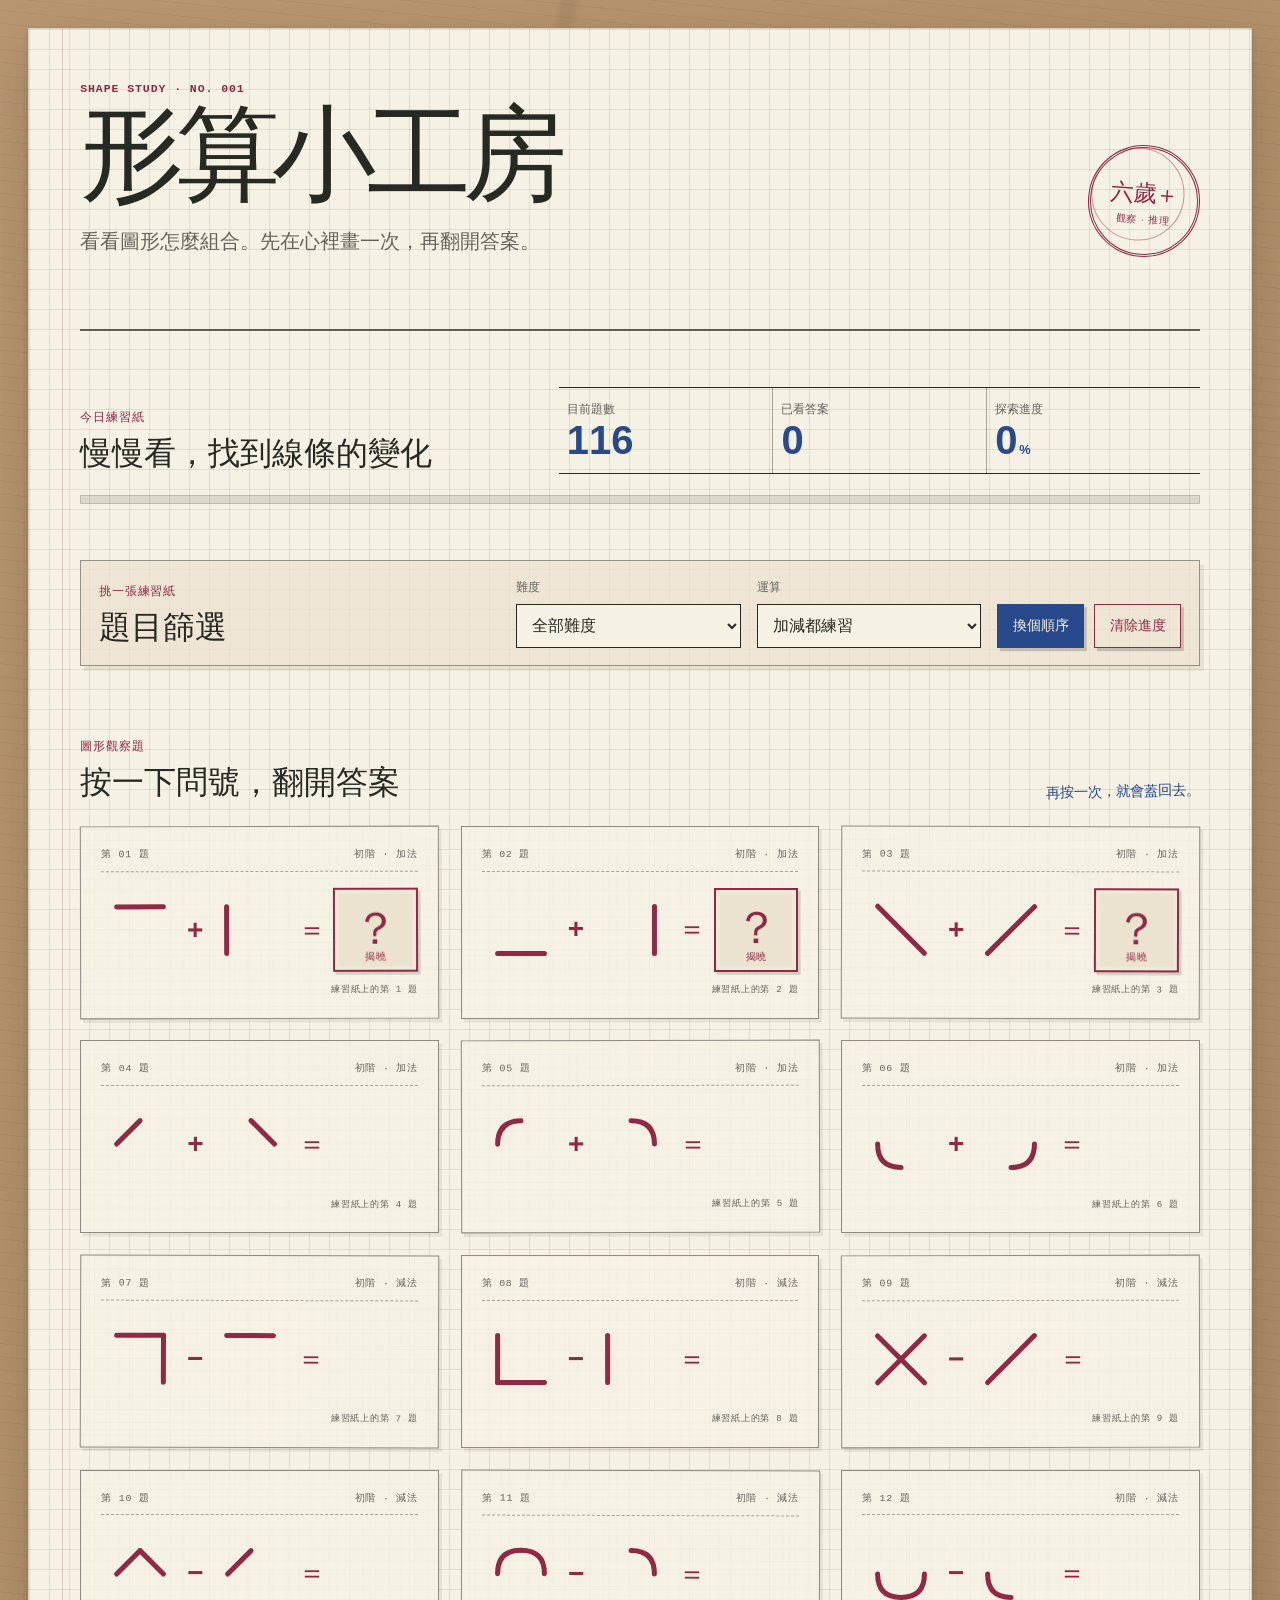
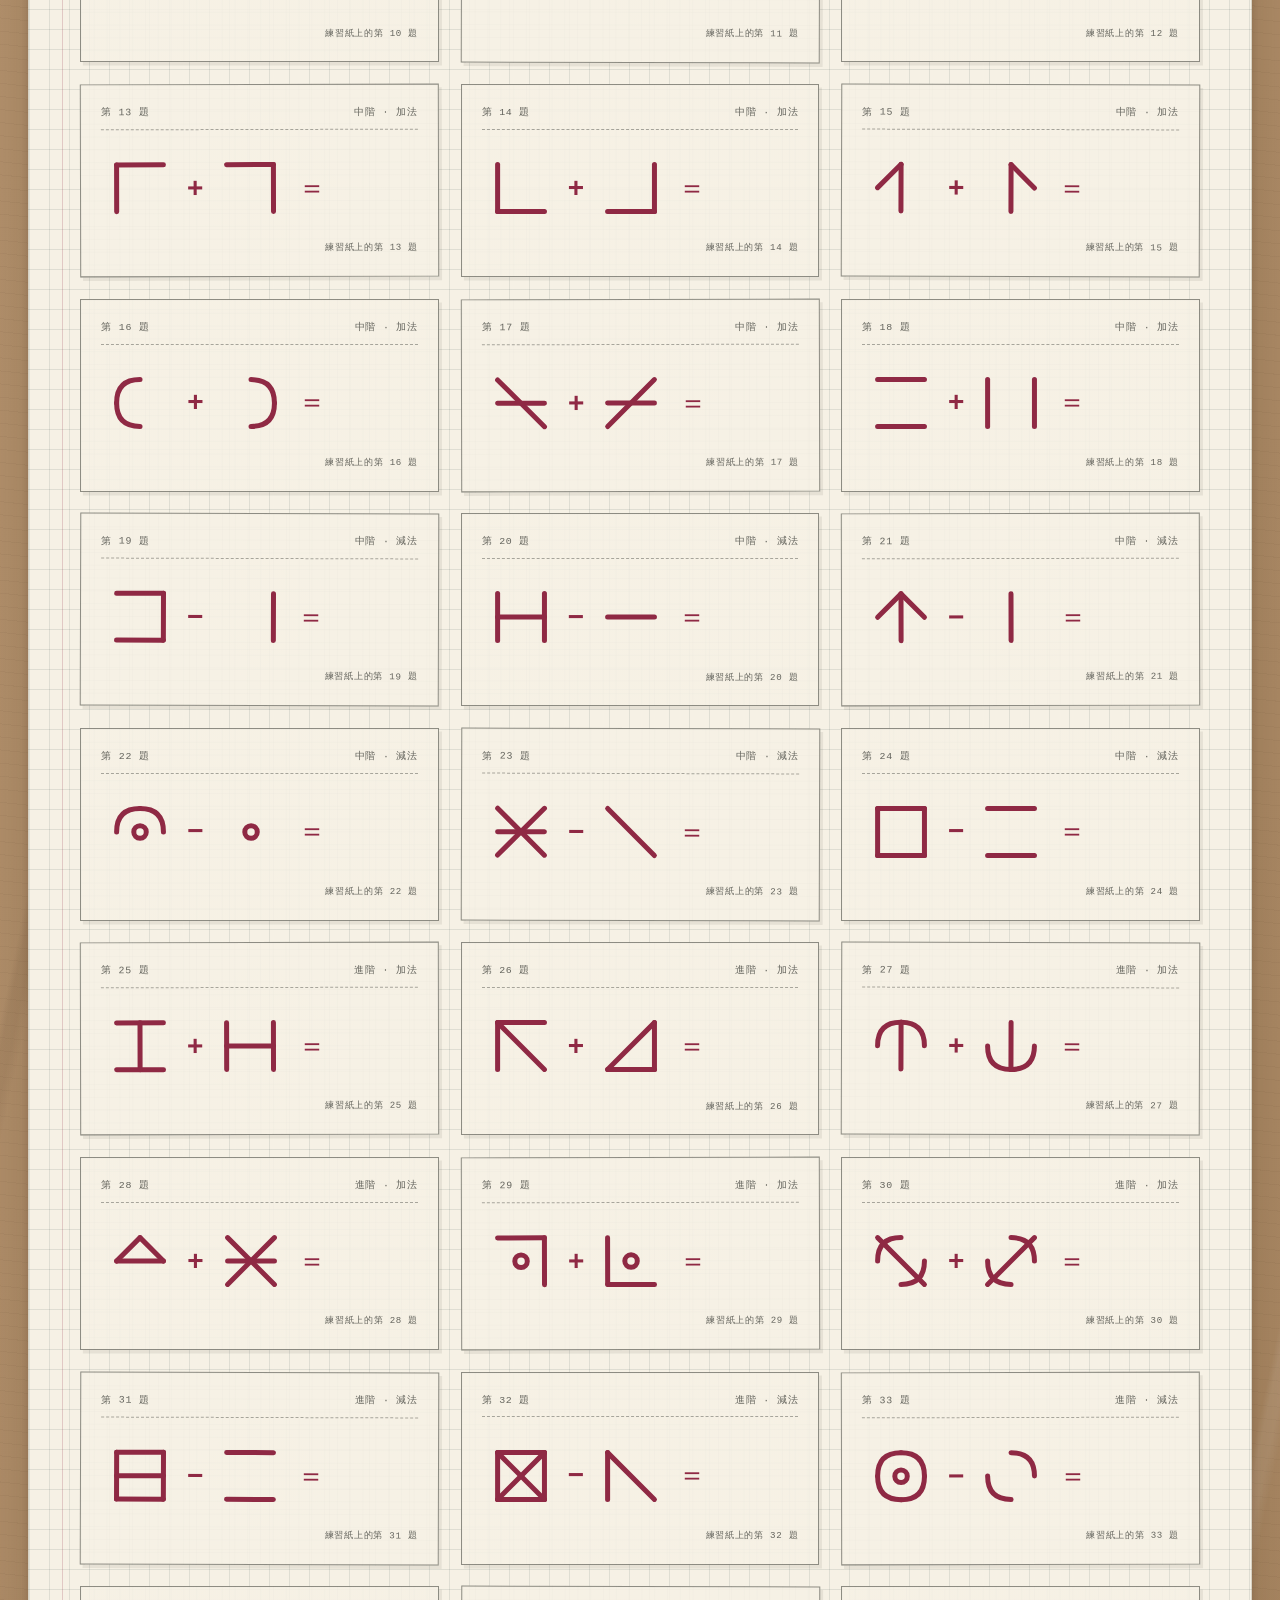
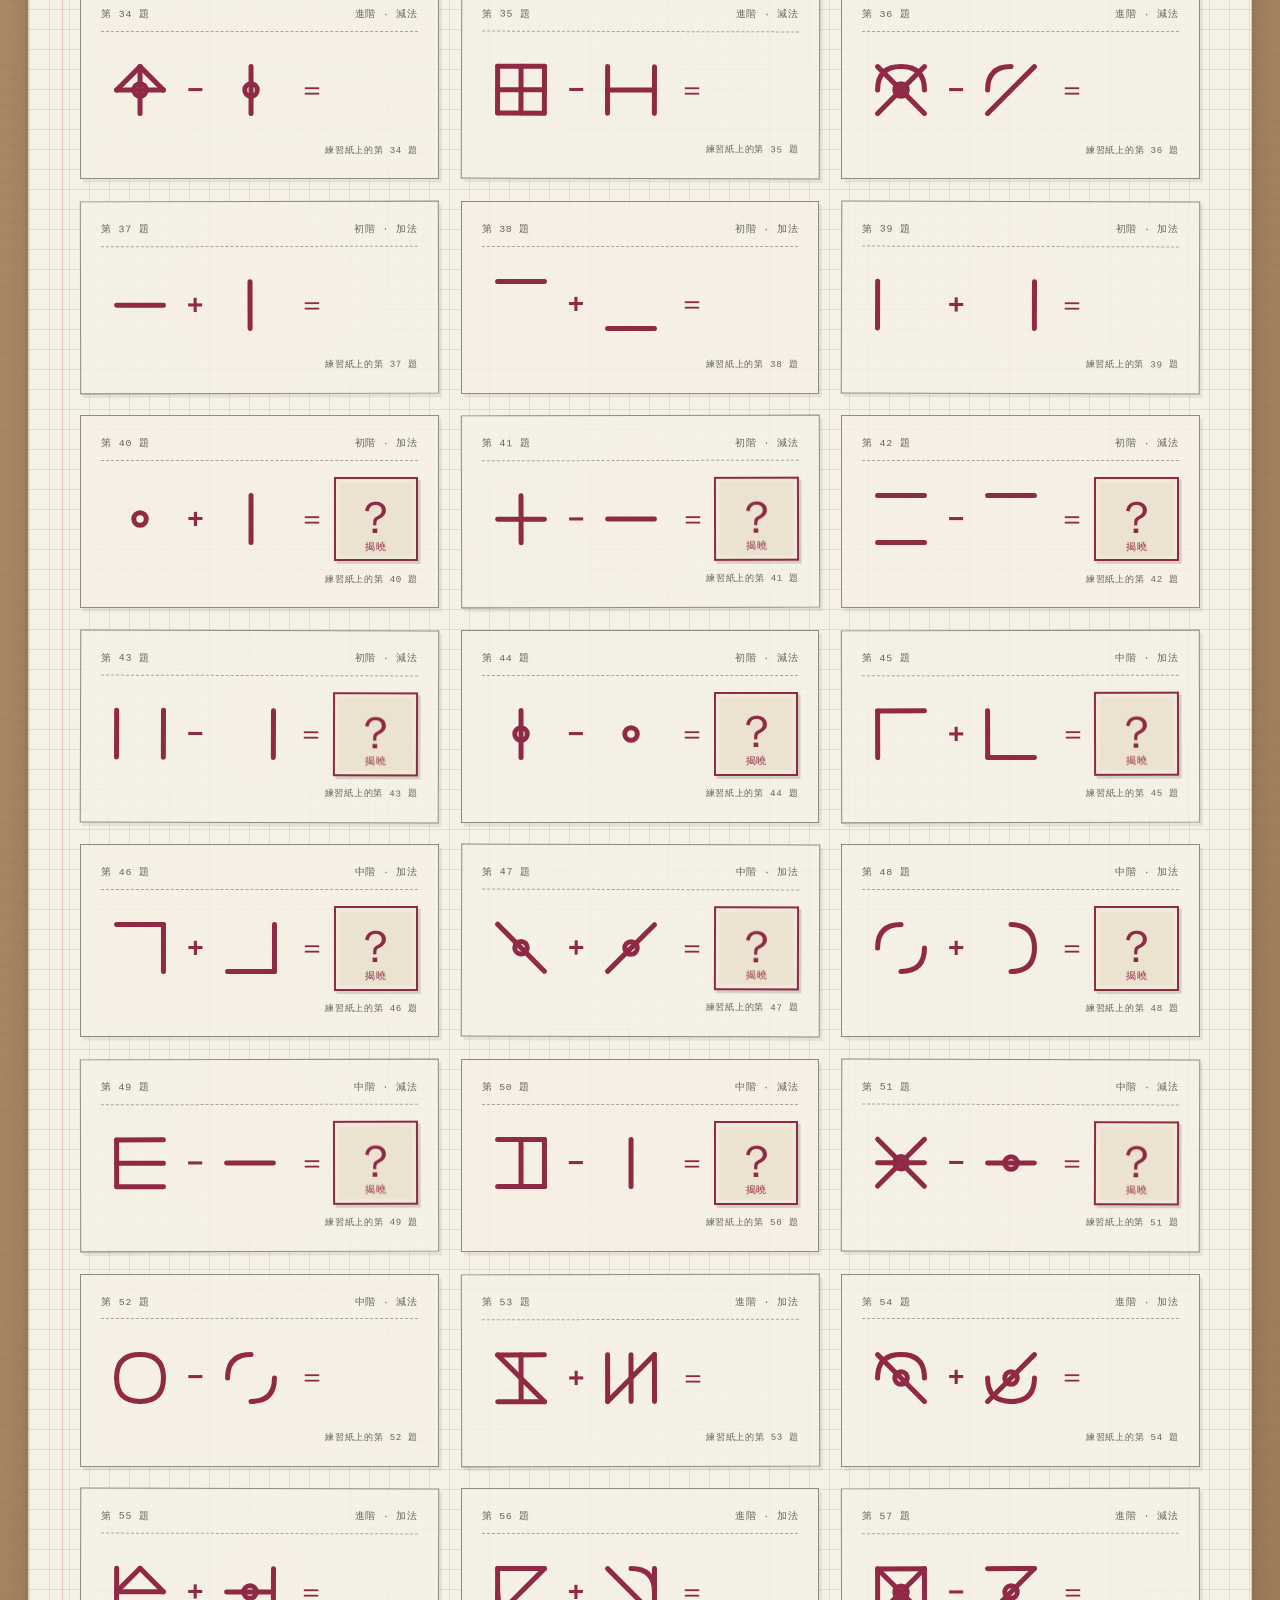
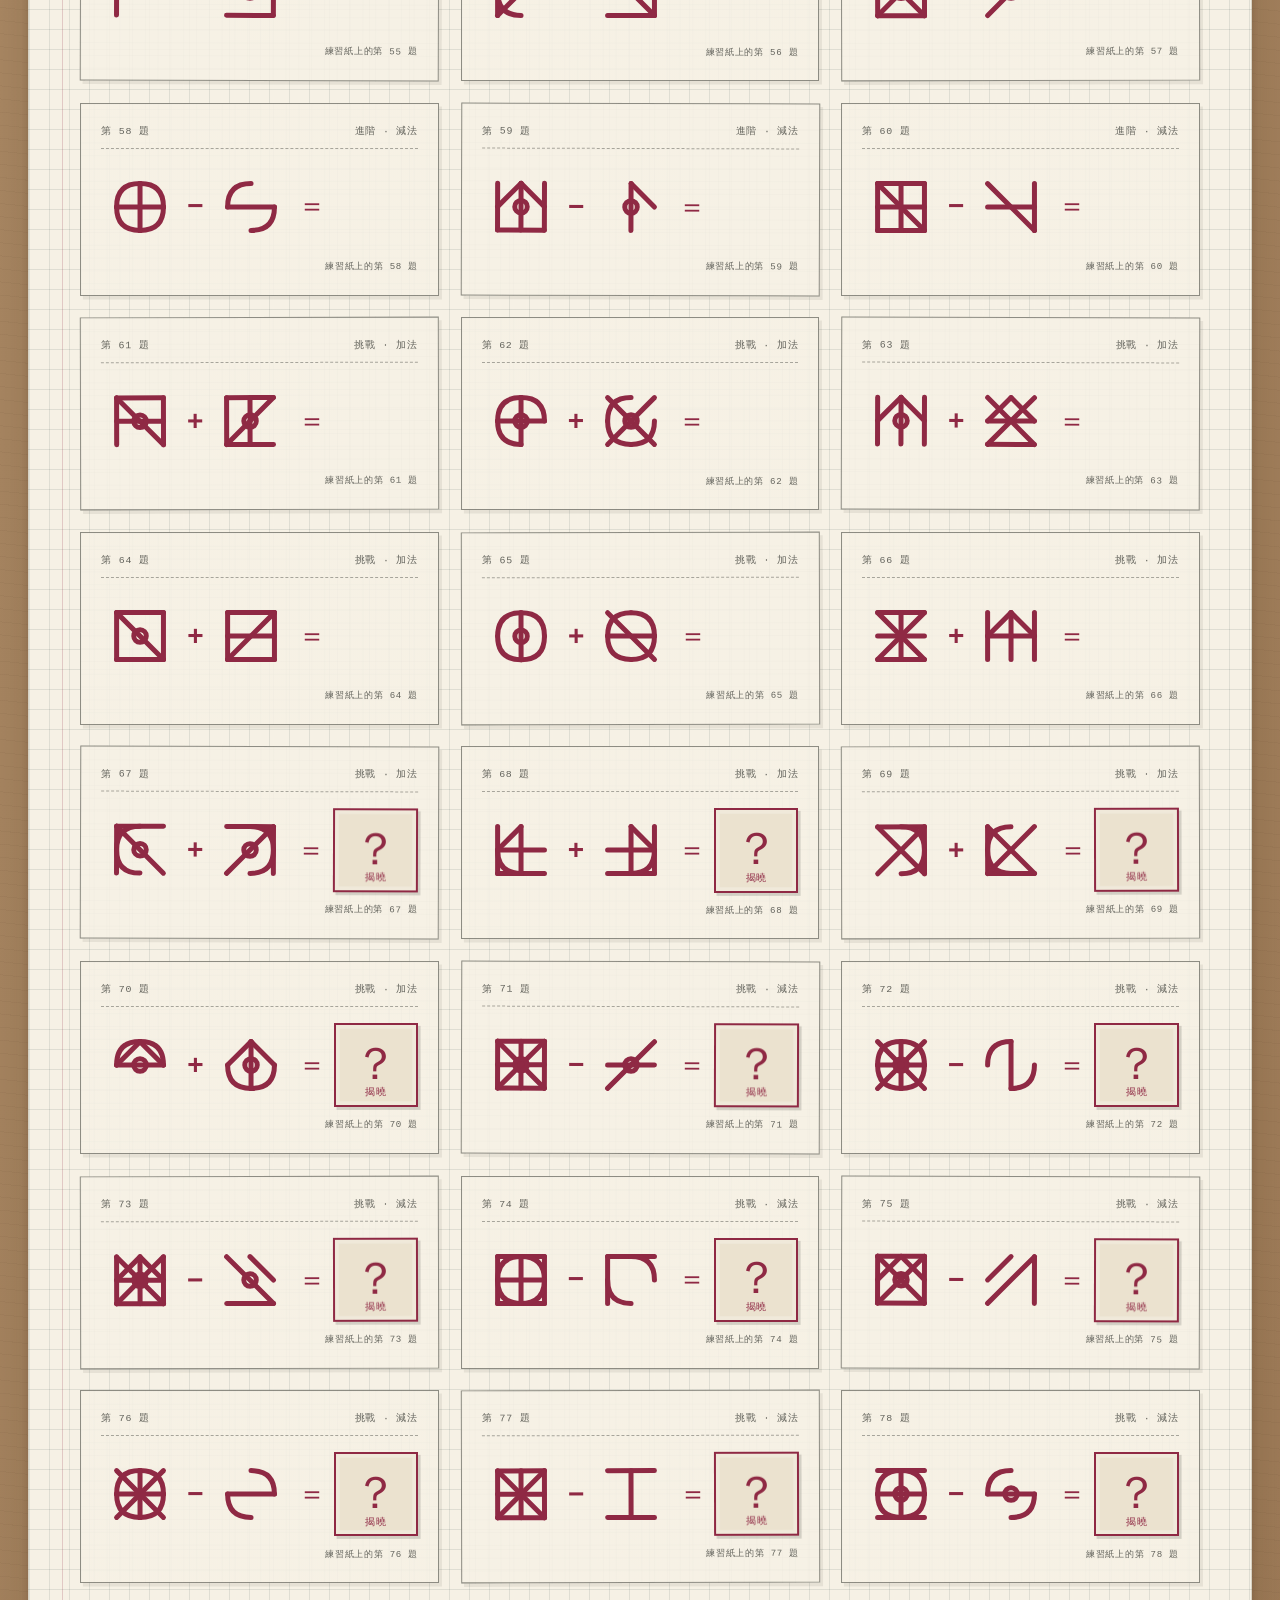
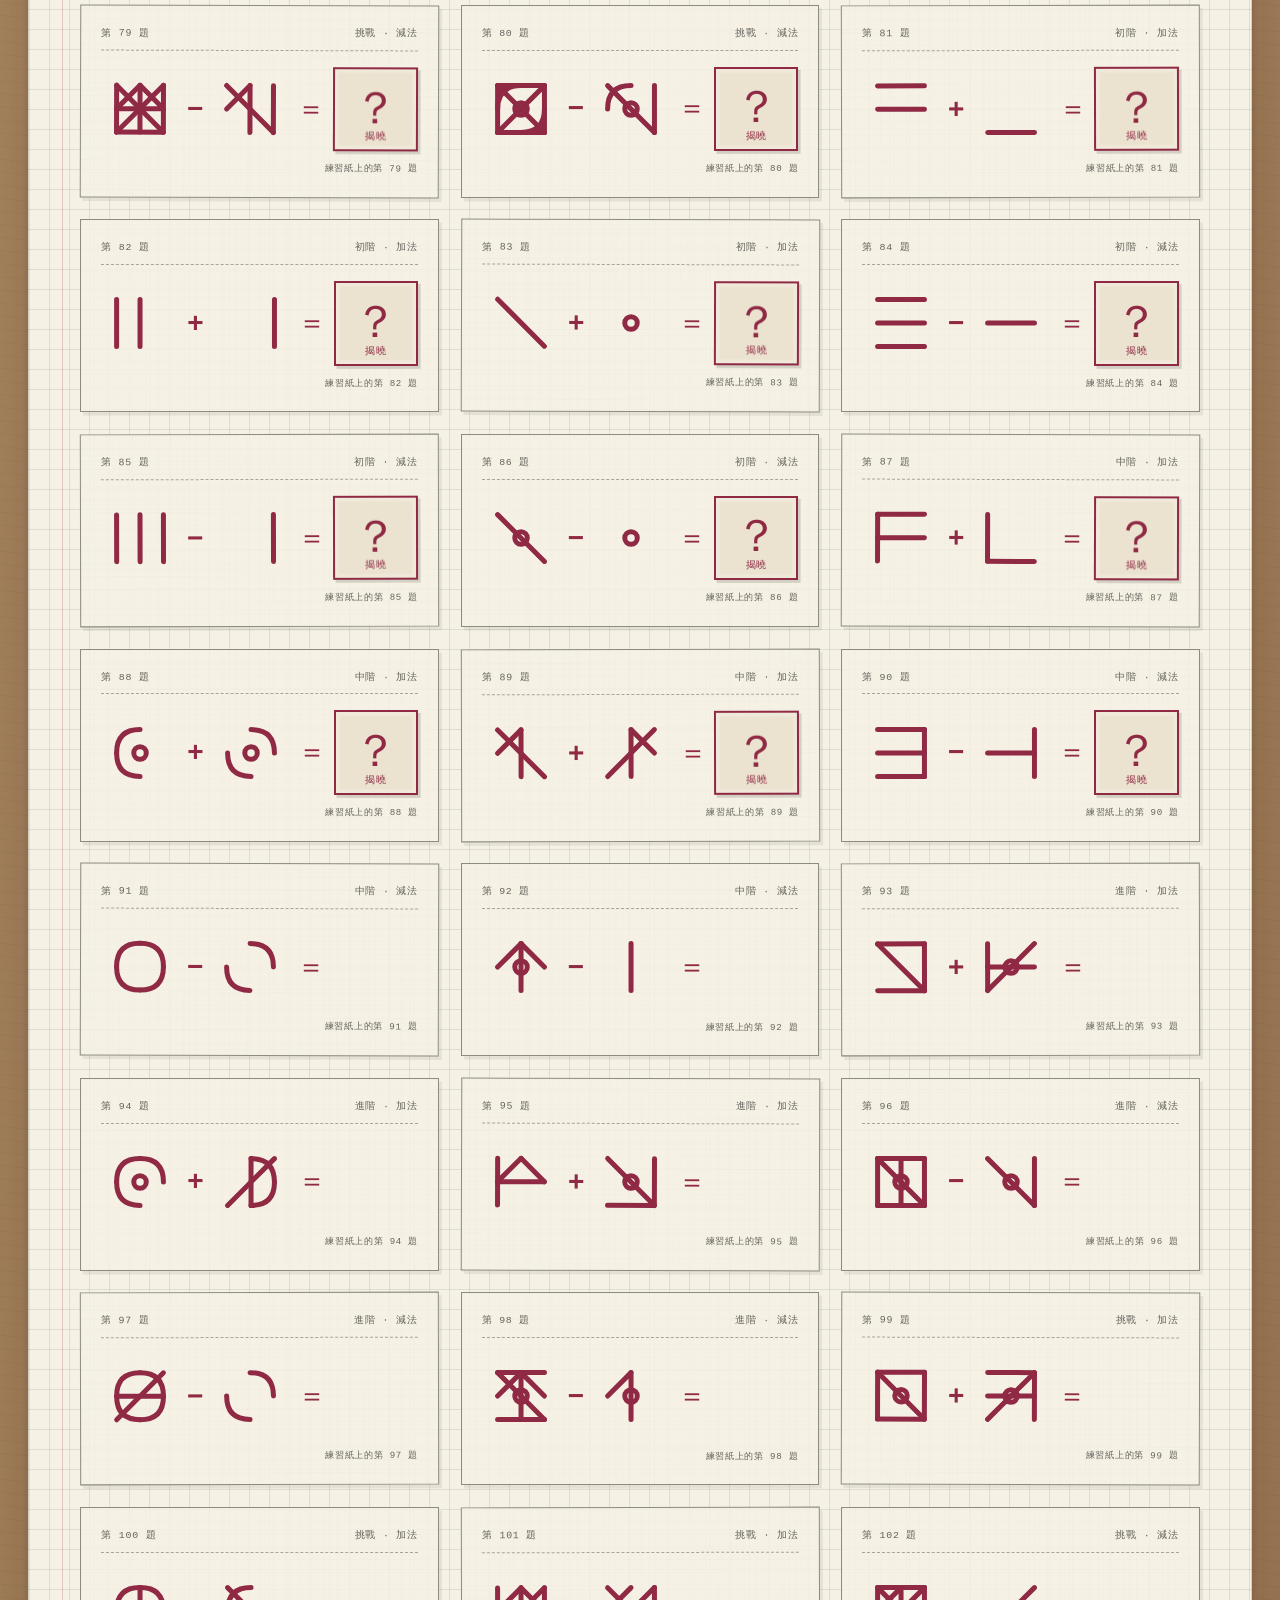
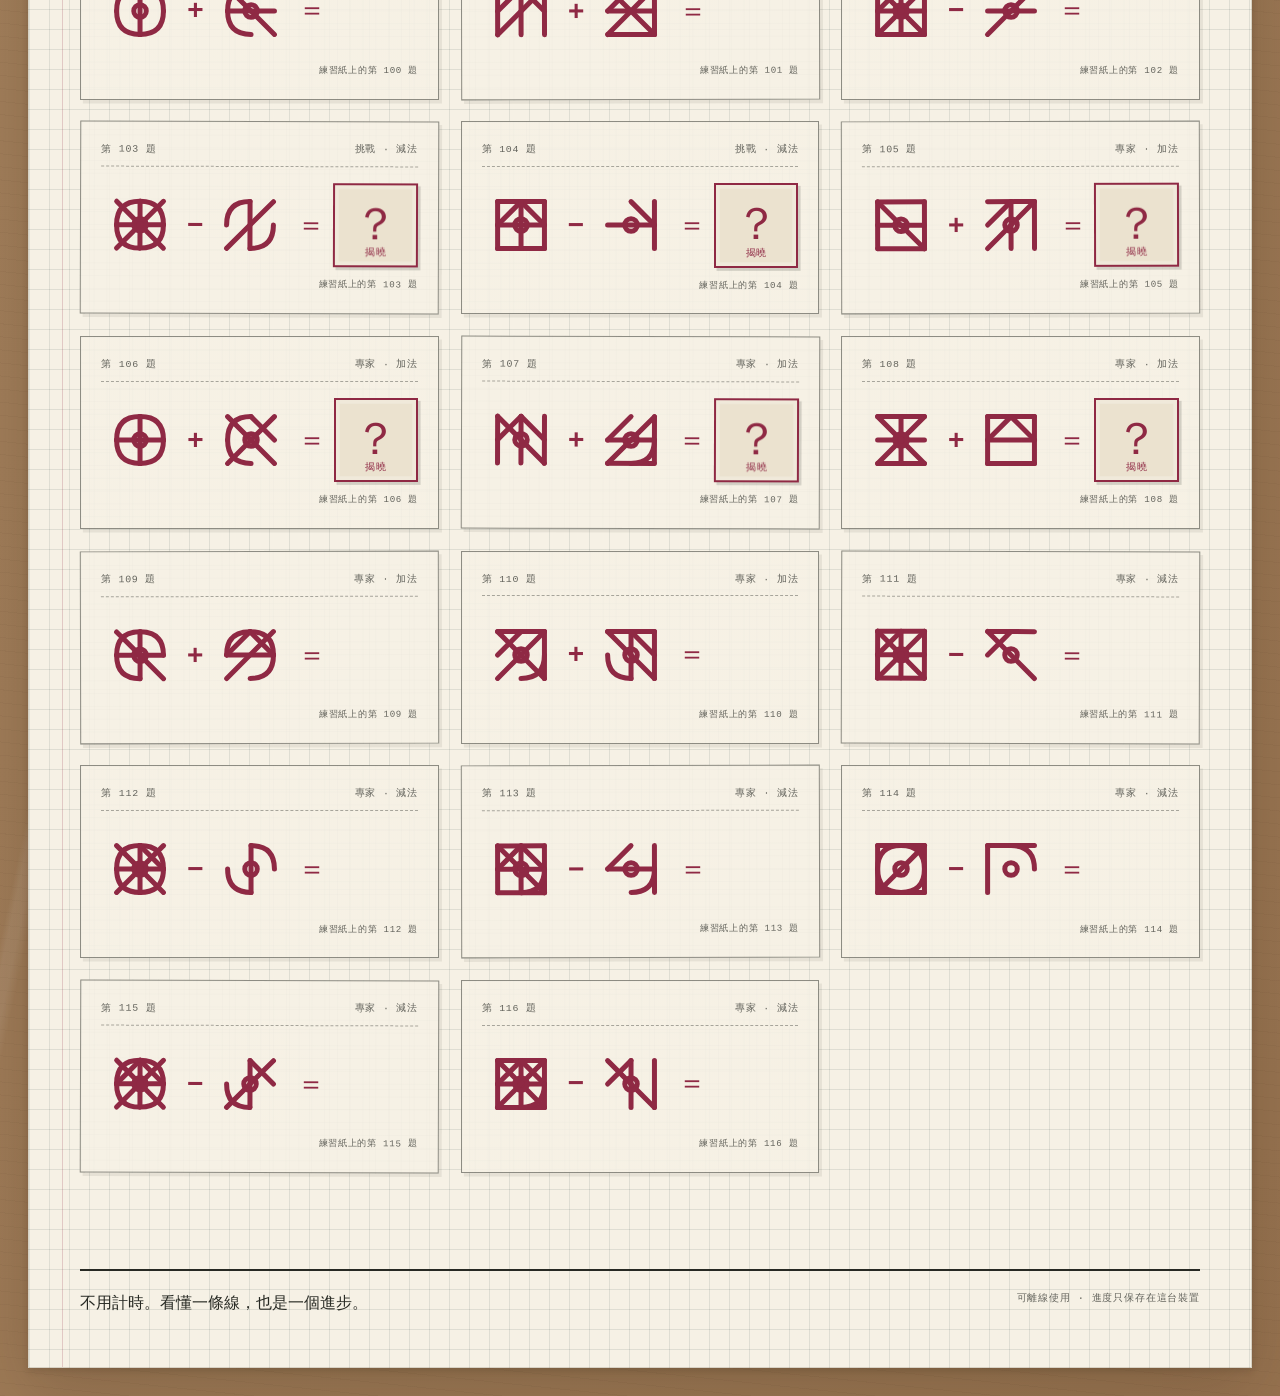
<file: index.html>
<!doctype html>
<html lang="zh-Hant">
  <head>
    <meta charset="utf-8" />
    <meta name="viewport" content="width=device-width, initial-scale=1" />
    <meta
      name="description"
      content="形算小工房是為孩子設計的圖形加減翻牌題庫，直接觀察、推理，再揭曉答案。"
    />
    <meta name="theme-color" content="#f6f1e5" />
    <title>形算小工房｜兒童圖形運算題庫</title>
    <link rel="stylesheet" href="css/styles.css" />
  </head>
  <body>
    <a class="skip-link" href="#main-content">跳到主要內容</a>

    <div class="desk">
      <main class="paper-sheet" id="main-content" tabindex="-1">
        <header class="masthead">
          <div class="masthead__copy">
            <p class="eyebrow">SHAPE STUDY · NO. 001</p>
            <h1>形算小工房</h1>
            <p class="masthead__lead">
              看看圖形怎麼組合。先在心裡畫一次，再翻開答案。
            </p>
          </div>
          <div class="maker-mark" aria-label="適合六歲以上">
            <span>六歲＋</span>
            <small>觀察 · 推理</small>
          </div>
        </header>

        <section class="study-status" aria-labelledby="status-heading">
          <div>
            <p class="section-kicker">今日練習紙</p>
            <h2 id="status-heading">慢慢看，找到線條的變化</h2>
          </div>
          <dl class="status-list">
            <div>
              <dt>目前題數</dt>
              <dd id="visible-count">0</dd>
            </div>
            <div>
              <dt>已看答案</dt>
              <dd id="explored-count">0</dd>
            </div>
            <div>
              <dt>探索進度</dt>
              <dd><span id="progress-percent">0</span><small>%</small></dd>
            </div>
          </dl>
          <div
            class="progress-track"
            role="progressbar"
            aria-label="目前篩選題目的探索進度"
            aria-valuemin="0"
            aria-valuemax="100"
            aria-valuenow="0"
          >
            <span id="progress-fill"></span>
          </div>
        </section>

        <section class="tool-strip" aria-labelledby="filter-heading">
          <div class="tool-strip__heading">
            <p class="section-kicker">挑一張練習紙</p>
            <h2 id="filter-heading">題目篩選</h2>
          </div>

          <div class="field">
            <label for="difficulty-filter">難度</label>
            <select id="difficulty-filter">
              <option value="all">全部難度</option>
              <option value="easy">初階</option>
              <option value="medium">中階</option>
              <option value="hard">進階</option>
              <option value="challenge">挑戰</option>
              <option value="expert">專家</option>
            </select>
          </div>

          <div class="field">
            <label for="operator-filter">運算</label>
            <select id="operator-filter">
              <option value="all">加減都練習</option>
              <option value="add">只看加法</option>
              <option value="subtract">只看減法</option>
            </select>
          </div>

          <div class="tool-actions">
            <button id="shuffle-button" class="paper-button" type="button">
              換個順序
            </button>
            <button
              id="reset-button"
              class="paper-button paper-button--quiet"
              type="button"
            >
              清除進度
            </button>
          </div>
        </section>

        <div
          id="app-message"
          class="app-message"
          role="alert"
          hidden
        ></div>

        <section aria-labelledby="questions-heading">
          <div class="question-heading">
            <div>
              <p class="section-kicker">圖形觀察題</p>
              <h2 id="questions-heading">按一下問號，翻開答案</h2>
            </div>
            <p class="ink-note">再按一次，就會蓋回去。</p>
          </div>

          <div id="question-grid" class="question-grid"></div>

          <div id="empty-state" class="empty-state" hidden>
            <p>這張練習紙沒有符合的題目。</p>
            <button id="show-all-button" class="paper-button" type="button">
              顯示全部題目
            </button>
          </div>
        </section>

        <footer class="paper-footer">
          <p>不用計時。看懂一條線，也是一個進步。</p>
          <p class="utility-copy">可離線使用 · 進度只保存在這台裝置</p>
        </footer>
      </main>
    </div>

    <noscript>
      <p class="noscript-message">
        形算小工房需要 JavaScript 才能產生題目與翻開答案。
      </p>
    </noscript>

    <script src="js/core.js"></script>
    <script src="js/state.js"></script>
    <script src="js/app.js"></script>
  </body>
</html>
</file>
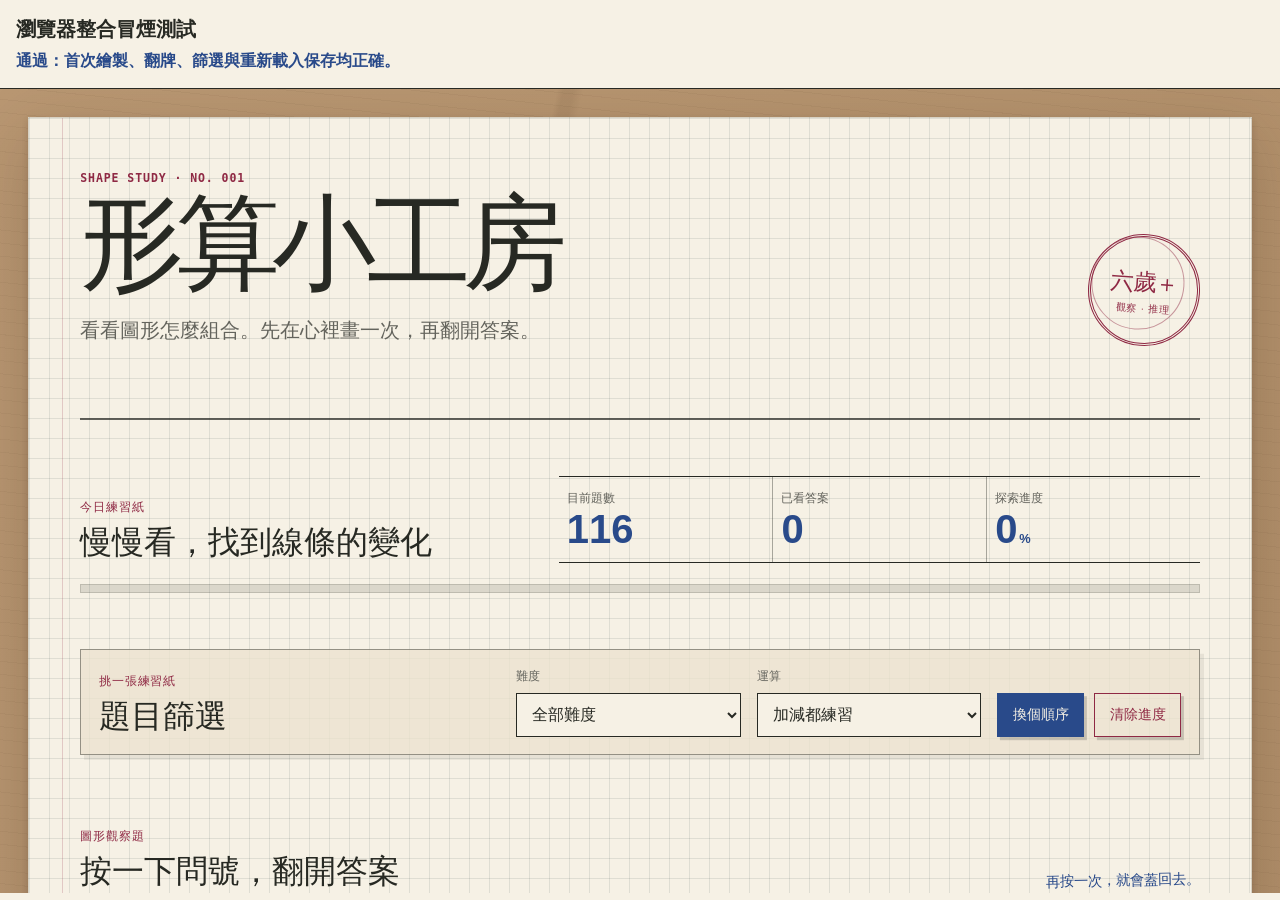
<file: tests/browser-smoke.html>
<!doctype html>
<html lang="zh-Hant">
  <head>
    <meta charset="utf-8" />
    <meta name="viewport" content="width=device-width, initial-scale=1" />
    <title>形算小工房｜瀏覽器整合冒煙測試</title>
    <style>
      body {
        margin: 0;
        color: #272923;
        background: #f6f1e5;
        font-family: "Microsoft JhengHei", sans-serif;
      }

      header {
        padding: 1rem;
        border-bottom: 1px solid #272923;
      }

      h1 {
        margin: 0 0 0.5rem;
        font-size: 1.25rem;
      }

      [data-status] {
        margin: 0;
        font-weight: 700;
      }

      [data-status="running"] {
        color: #64645d;
      }

      [data-status="passed"] {
        color: #294a8a;
      }

      [data-status="failed"] {
        color: #8f2944;
      }

      iframe {
        width: 100%;
        height: calc(100vh - 6rem);
        border: 0;
      }
    </style>
  </head>
  <body>
    <header>
      <h1>瀏覽器整合冒煙測試</h1>
      <p id="result" data-status="running" role="status">
        執行首次繪製、翻牌、篩選與重新載入測試中……
      </p>
    </header>

    <iframe
      id="frame"
      src="../index.html"
      title="形算小工房測試頁面"
    ></iframe>

    <script>
      (function runBrowserSmokeTest() {
        "use strict";

        const frame = document.querySelector("#frame");
        const result = document.querySelector("#result");
        let phase = 0;
        let storageAvailable = false;

        function assert(condition, message) {
          if (!condition) throw new Error(message);
        }

        function finish(status, message) {
          result.dataset.status = status;
          result.textContent = message;
        }

        function canUseStorage(testWindow) {
          const key = "shape-sum-atelier-smoke-probe";
          try {
            testWindow.localStorage.setItem(key, "1");
            testWindow.localStorage.removeItem(key);
            return true;
          } catch (_error) {
            return false;
          }
        }

        frame.addEventListener("load", () => {
          try {
            const testWindow = frame.contentWindow;
            const testDocument = testWindow.document;
            testWindow.confirm = () => true;

            if (phase === 0) {
              storageAvailable = canUseStorage(testWindow);
              if (storageAvailable) {
                testWindow.localStorage.removeItem(
                  "shape-sum-atelier-state-v1",
                );
              }
              phase = 1;
              frame.contentWindow.location.reload();
              return;
            }

            if (phase === 1) {
              assert(
                testDocument.querySelectorAll(".question-card").length === 116,
                "首次繪製不是 116 題",
              );

              const firstAnswer = testDocument.querySelector(".answer-flip");
              assert(
                firstAnswer.getAttribute("aria-expanded") === "false",
                "答案初始狀態不是隱藏",
              );
              firstAnswer.click();
              assert(
                firstAnswer.getAttribute("aria-expanded") === "true",
                "按下後沒有揭曉答案",
              );

              const difficulty =
                testDocument.querySelector("#difficulty-filter");
              const operator =
                testDocument.querySelector("#operator-filter");
              difficulty.value = "expert";
              difficulty.dispatchEvent(
                new testWindow.Event("change", { bubbles: true }),
              );

              operator.value = "all";
              operator.dispatchEvent(
                new testWindow.Event("change", { bubbles: true }),
              );

              assert(
                testDocument.querySelectorAll(".question-card").length === 12,
                "專家難度篩選不是 12 題",
              );
              assert(
                Array.from(
                  testDocument.querySelectorAll(".question-card__meta span:last-child"),
                ).some((label) => label.textContent.includes("專家")),
                "專家篩選沒有顯示專家標籤",
              );

              operator.value = "subtract";
              operator.dispatchEvent(
                new testWindow.Event("change", { bubbles: true }),
              );

              assert(
                testDocument.querySelectorAll(".question-card").length === 6,
                "專家減法篩選不是 6 題",
              );
              assert(
                testDocument.querySelector(
                  '[data-question-id="expert-subtract-01"].answer-flip',
                ),
                "專家減法篩選缺少 expert-subtract-01",
              );

              operator.value = "add";
              operator.dispatchEvent(
                new testWindow.Event("change", { bubbles: true }),
              );

              assert(
                testDocument.querySelectorAll(".question-card").length === 6,
                "專家加法篩選不是 6 題",
              );

              const expertAnswer = testDocument.querySelector(
                '[data-question-id="expert-add-01"].answer-flip',
              );
              expertAnswer.click();
              assert(
                expertAnswer.getAttribute("aria-expanded") === "true",
                "專家題按下後沒有揭曉答案",
              );

              phase = 2;
              frame.contentWindow.location.reload();
              return;
            }

            if (phase === 2) {
              if (storageAvailable) {
                assert(
                  testDocument.querySelector("#difficulty-filter").value ===
                    "expert",
                  "重新載入後沒有保留難度",
                );
                assert(
                  testDocument.querySelector("#operator-filter").value ===
                    "add",
                  "重新載入後沒有保留運算",
                );
                assert(
                  testDocument.querySelectorAll(".question-card").length === 6,
                  "重新載入後專家加法篩選不是 6 題",
                );
                assert(
                  testDocument
                    .querySelector(
                      '[data-question-id="expert-add-01"].answer-flip',
                    )
                    .getAttribute("aria-expanded") === "true",
                  "重新載入後沒有保留翻牌狀態",
                );
              } else {
                assert(
                  testDocument.querySelectorAll(".question-card").length ===
                    116,
                  "停用儲存時重新載入失敗",
                );
              }

              testDocument.querySelector("#reset-button").click();
              phase = 3;
              finish(
                "passed",
                storageAvailable
                  ? "通過：首次繪製、翻牌、篩選與重新載入保存均正確。"
                  : "通過：首次繪製、翻牌、篩選與無儲存重新載入均正確。",
              );
            }
          } catch (error) {
            finish("failed", `失敗：${error.message}`);
          }
        });
      })();
    </script>
  </body>
</html>
</file>
<file: css/styles.css>
:root {
  --wood: #a98762;
  --wood-dark: #775b42;
  --paper: #f6f1e5;
  --paper-deep: #ebe2cf;
  --grid-line: rgba(71, 89, 92, 0.13);
  --ink: #272923;
  --ink-soft: #64645d;
  --ink-red: #8f2944;
  --ink-blue: #294a8a;
  --focus: #d97724;
  --shadow: rgba(53, 38, 22, 0.22);
  --flip-duration: 420ms;
  --font-display: "Yu Gothic", "Hiragino Kaku Gothic ProN", "Noto Sans TC",
    sans-serif;
  --font-body: "Noto Sans TC", "Microsoft JhengHei", sans-serif;
  --font-utility: ui-monospace, "SFMono-Regular", Consolas, monospace;
  color-scheme: light;
  font-synthesis: none;
}

*,
*::before,
*::after {
  box-sizing: border-box;
}

html {
  scroll-behavior: smooth;
}

body {
  min-width: 20rem;
  margin: 0;
  color: var(--ink);
  background:
    linear-gradient(102deg, transparent 0 17%, rgba(78, 54, 33, 0.09) 17.2% 17.5%, transparent 17.8% 58%, rgba(255, 255, 255, 0.08) 58.2% 58.5%, transparent 58.8%),
    repeating-linear-gradient(6deg, rgba(82, 57, 34, 0.055) 0 1px, transparent 1px 13px),
    linear-gradient(120deg, #b99772, var(--wood) 48%, #96724f);
  font-family: var(--font-body);
  line-height: 1.6;
}

button,
select {
  color: inherit;
  font: inherit;
}

button {
  touch-action: manipulation;
}

.skip-link {
  position: fixed;
  z-index: 20;
  top: 0.75rem;
  left: 0.75rem;
  padding: 0.65rem 1rem;
  color: var(--paper);
  background: var(--ink);
  transform: translateY(-180%);
}

.skip-link:focus {
  transform: translateY(0);
}

:focus-visible {
  outline: 3px solid var(--focus);
  outline-offset: 4px;
}

.desk {
  width: 100%;
  padding: 0.75rem;
}

.paper-sheet {
  position: relative;
  width: min(100%, 88rem);
  min-height: calc(100vh - 1.5rem);
  margin: 0 auto;
  padding: clamp(1.2rem, 4vw, 3.75rem);
  overflow: hidden;
  background-color: var(--paper);
  background-image:
    linear-gradient(var(--grid-line) 1px, transparent 1px),
    linear-gradient(90deg, var(--grid-line) 1px, transparent 1px);
  background-size: 1.25rem 1.25rem;
  border: 1px solid rgba(73, 60, 41, 0.18);
  box-shadow:
    0 1.25rem 3.75rem var(--shadow),
    0 0.2rem 0.4rem rgba(53, 38, 22, 0.16);
}

.paper-sheet::before {
  position: absolute;
  top: 0;
  left: clamp(0.8rem, 2.6vw, 2.4rem);
  width: 1px;
  height: 100%;
  content: "";
  background: rgba(143, 41, 68, 0.2);
}

.masthead,
.study-status,
.tool-strip,
.question-heading,
.paper-footer {
  position: relative;
}

.masthead {
  display: grid;
  gap: 1.5rem;
  padding-bottom: clamp(2rem, 6vw, 4.5rem);
  border-bottom: 2px solid rgba(39, 41, 35, 0.72);
}

.eyebrow,
.section-kicker,
.utility-copy,
.question-card__meta,
.question-card__hint {
  font-family: var(--font-utility);
  letter-spacing: 0.08em;
  text-transform: uppercase;
}

.eyebrow,
.section-kicker {
  margin: 0 0 0.35rem;
  color: var(--ink-red);
  font-size: 0.72rem;
  font-weight: 700;
}

h1,
h2,
p {
  text-wrap: pretty;
}

h1,
h2 {
  font-family: var(--font-display);
}

h1 {
  max-width: 8em;
  margin: 0;
  color: var(--ink);
  font-size: clamp(2.75rem, 10vw, 6.5rem);
  font-weight: 800;
  letter-spacing: -0.08em;
  line-height: 0.98;
}

.masthead__lead {
  max-width: 35rem;
  margin: 1.15rem 0 0;
  color: var(--ink-soft);
  font-size: clamp(1rem, 2.2vw, 1.25rem);
}

.maker-mark {
  justify-self: start;
  display: grid;
  width: 7rem;
  height: 7rem;
  place-content: center;
  color: var(--ink-red);
  border: 3px double currentColor;
  border-radius: 50%;
  text-align: center;
  transform: rotate(4deg);
}

.maker-mark::after {
  position: absolute;
  width: 5.8rem;
  height: 5.8rem;
  content: "";
  border: 1px solid currentColor;
  border-radius: 50%;
  opacity: 0.45;
}

.maker-mark span {
  font-family: var(--font-display);
  font-size: 1.45rem;
  font-weight: 800;
}

.maker-mark small {
  display: block;
  font-size: 0.62rem;
  letter-spacing: 0.08em;
}

.study-status {
  display: grid;
  gap: 1.3rem;
  padding: clamp(2rem, 5vw, 3.5rem) 0;
}

.study-status h2,
.tool-strip h2,
.question-heading h2 {
  margin: 0;
  font-size: clamp(1.35rem, 3vw, 2rem);
  line-height: 1.28;
}

.status-list {
  display: grid;
  grid-template-columns: repeat(3, 1fr);
  margin: 0;
  border-top: 1px solid var(--ink);
  border-bottom: 1px solid var(--ink);
}

.status-list div {
  padding: 0.8rem 0.5rem;
}

.status-list div + div {
  border-left: 1px solid rgba(39, 41, 35, 0.38);
}

.status-list dt {
  color: var(--ink-soft);
  font-size: clamp(0.68rem, 2.5vw, 0.78rem);
}

.status-list dd {
  margin: 0;
  color: var(--ink-blue);
  font-family: var(--font-display);
  font-size: clamp(1.7rem, 6vw, 2.5rem);
  font-weight: 800;
  line-height: 1;
}

.status-list dd small {
  margin-left: 0.12rem;
  font-size: 0.8rem;
}

.progress-track {
  height: 0.55rem;
  overflow: hidden;
  background: rgba(39, 41, 35, 0.13);
  border: 1px solid rgba(39, 41, 35, 0.16);
}

.progress-track span {
  display: block;
  width: 0;
  height: 100%;
  background:
    repeating-linear-gradient(
      -45deg,
      var(--ink-blue) 0 0.35rem,
      #3e5f9f 0.35rem 0.7rem
    );
  transition: width 240ms ease-out;
}

.tool-strip {
  display: grid;
  gap: 1rem;
  margin-bottom: clamp(2.5rem, 6vw, 4.5rem);
  padding: 1.1rem;
  background: rgba(235, 226, 207, 0.76);
  border: 1px solid rgba(39, 41, 35, 0.45);
  box-shadow: 0.25rem 0.3rem 0 rgba(39, 41, 35, 0.08);
}

.field {
  display: grid;
  gap: 0.35rem;
}

.field label {
  color: var(--ink-soft);
  font-size: 0.78rem;
  font-weight: 700;
}

.field select {
  min-height: 2.75rem;
  padding: 0.45rem 2.4rem 0.45rem 0.7rem;
  background-color: var(--paper);
  border: 1px solid var(--ink);
  border-radius: 0;
}

.tool-actions {
  display: flex;
  flex-wrap: wrap;
  gap: 0.65rem;
  align-items: end;
}

.paper-button {
  min-height: 2.75rem;
  padding: 0.55rem 0.9rem;
  color: var(--paper);
  background: var(--ink-blue);
  border: 1px solid var(--ink-blue);
  border-radius: 0;
  box-shadow: 0.18rem 0.2rem 0 rgba(39, 41, 35, 0.2);
  cursor: pointer;
  font-size: 0.9rem;
  font-weight: 700;
}

.paper-button:hover {
  transform: translate(-1px, -1px);
  box-shadow: 0.26rem 0.3rem 0 rgba(39, 41, 35, 0.2);
}

.paper-button:active {
  transform: translate(1px, 1px);
  box-shadow: 0.08rem 0.1rem 0 rgba(39, 41, 35, 0.2);
}

.paper-button--quiet {
  color: var(--ink-red);
  background: transparent;
  border-color: var(--ink-red);
}

.app-message {
  margin: 0 0 2rem;
  padding: 1rem;
  color: #721f36;
  background: #f4dce2;
  border: 2px solid var(--ink-red);
}

.question-heading {
  display: grid;
  gap: 0.8rem;
  margin-bottom: 1.4rem;
}

.ink-note {
  width: fit-content;
  margin: 0;
  color: var(--ink-blue);
  font-family: var(--font-display);
  font-size: 0.9rem;
  font-weight: 700;
  transform: rotate(-1.2deg);
}

.question-grid {
  display: grid;
  grid-template-columns: minmax(0, 1fr);
  gap: 1rem;
}

.question-card {
  position: relative;
  min-width: 0;
  padding: clamp(0.85rem, 3vw, 1.25rem);
  background:
    linear-gradient(rgba(246, 241, 229, 0.86), rgba(246, 241, 229, 0.86)),
    linear-gradient(var(--grid-line) 1px, transparent 1px),
    linear-gradient(90deg, var(--grid-line) 1px, transparent 1px);
  background-size: auto, 0.8rem 0.8rem, 0.8rem 0.8rem;
  border: 1px solid rgba(39, 41, 35, 0.5);
  box-shadow: 0.18rem 0.22rem 0 rgba(39, 41, 35, 0.08);
}

.question-card:nth-child(4n + 1) {
  transform: rotate(-0.12deg);
}

.question-card:nth-child(4n + 3) {
  transform: rotate(0.16deg);
}

.question-card__meta {
  display: flex;
  justify-content: space-between;
  gap: 0.7rem;
  padding-bottom: 0.5rem;
  color: var(--ink-soft);
  border-bottom: 1px dashed rgba(39, 41, 35, 0.38);
  font-size: 0.62rem;
}

.equation {
  display: grid;
  grid-template-columns:
    minmax(3.2rem, 1fr) auto minmax(3.2rem, 1fr) auto
    minmax(3.5rem, 1.08fr);
  gap: clamp(0.2rem, 1vw, 0.5rem);
  align-items: center;
  margin: 1rem 0 0.7rem;
}

.shape-box,
.answer-flip {
  width: 100%;
  aspect-ratio: 1;
}

.shape-box {
  display: grid;
  min-width: 0;
  place-items: center;
  color: var(--ink-red);
}

.shape-svg {
  display: block;
  width: 100%;
  height: 100%;
  overflow: visible;
}

.shape-svg path {
  fill: none;
  stroke: currentColor;
  stroke-linecap: round;
  stroke-linejoin: round;
  stroke-width: 5;
  vector-effect: non-scaling-stroke;
}

.operator {
  color: var(--ink-red);
  font-family: var(--font-display);
  font-size: clamp(1.15rem, 4vw, 1.75rem);
  font-weight: 800;
}

.answer-flip {
  min-width: 3.5rem;
  min-height: 3.5rem;
  padding: 0;
  background: transparent;
  border: 0;
  cursor: pointer;
  perspective: 45rem;
}

.answer-flip__inner {
  position: relative;
  display: block;
  width: 100%;
  height: 100%;
  transition: transform var(--flip-duration) cubic-bezier(0.2, 0.72, 0.25, 1);
  transform-style: preserve-3d;
}

.answer-flip[aria-expanded="true"] .answer-flip__inner {
  transform: rotateY(180deg);
}

.answer-flip__face {
  position: absolute;
  inset: 0;
  display: grid;
  place-items: center;
  background: var(--paper-deep);
  border: 2px solid currentColor;
  box-shadow:
    0.16rem 0.18rem 0 rgba(39, 41, 35, 0.17),
    inset 0 0 0 0.24rem rgba(255, 255, 255, 0.22);
  backface-visibility: hidden;
}

.answer-flip__front {
  grid-template-rows: 1fr auto;
  padding: 0.25rem;
  color: var(--ink-red);
}

.answer-flip__front small {
  align-self: end;
  font-family: var(--font-utility);
  font-size: clamp(0.46rem, 1.7vw, 0.62rem);
  letter-spacing: 0.06em;
}

.question-mark {
  align-self: end;
  font-family: var(--font-display);
  font-size: clamp(1.75rem, 6vw, 2.8rem);
  font-weight: 800;
  line-height: 1;
}

.answer-flip__back {
  padding: 0.25rem;
  color: var(--ink-blue);
  background: #edf0e9;
  transform: rotateY(180deg);
}

.answer-flip:hover .answer-flip__face {
  box-shadow:
    0.26rem 0.3rem 0 rgba(39, 41, 35, 0.17),
    inset 0 0 0 0.24rem rgba(255, 255, 255, 0.22);
}

.question-card__hint {
  margin: 0;
  color: var(--ink-soft);
  font-size: 0.57rem;
  text-align: right;
}

.empty-state {
  padding: 2.5rem 1rem;
  background: rgba(246, 241, 229, 0.82);
  border: 1px dashed var(--ink);
  text-align: center;
}

.empty-state p {
  margin-top: 0;
}

.paper-footer {
  display: flex;
  flex-direction: column;
  gap: 0.4rem;
  margin-top: clamp(3rem, 8vw, 6rem);
  padding-top: 1.2rem;
  border-top: 2px solid var(--ink);
}

.paper-footer p {
  margin: 0;
}

.utility-copy {
  color: var(--ink-soft);
  font-size: 0.64rem;
}

.noscript-message {
  position: fixed;
  z-index: 30;
  right: 1rem;
  bottom: 1rem;
  left: 1rem;
  margin: 0;
  padding: 1rem;
  color: var(--paper);
  background: var(--ink-red);
  text-align: center;
}

[hidden] {
  display: none !important;
}

@media (min-width: 48rem) {
  .desk {
    padding: 1.75rem;
  }

  .paper-sheet {
    min-height: calc(100vh - 3.5rem);
  }

  .masthead {
    grid-template-columns: 1fr auto;
    align-items: end;
  }

  .maker-mark {
    justify-self: end;
  }

  .study-status {
    grid-template-columns: minmax(14rem, 1fr) minmax(25rem, 1.4fr);
    align-items: end;
  }

  .progress-track {
    grid-column: 1 / -1;
  }

  .tool-strip {
    grid-template-columns: minmax(12rem, 1.3fr) minmax(9rem, 0.8fr) minmax(
        10rem,
        0.8fr
      );
    align-items: end;
  }

  .tool-actions {
    grid-column: 2 / -1;
    justify-content: end;
  }

  .question-heading {
    grid-template-columns: 1fr auto;
    align-items: end;
  }

  .question-grid {
    grid-template-columns: repeat(2, minmax(0, 1fr));
    gap: 1.2rem;
  }

  .paper-footer {
    flex-direction: row;
    justify-content: space-between;
  }
}

@media (min-width: 75rem) {
  .tool-strip {
    grid-template-columns:
      minmax(13rem, 1.25fr) minmax(9rem, 0.7fr) minmax(10rem, 0.7fr)
      auto;
  }

  .tool-actions {
    grid-column: auto;
    flex-wrap: nowrap;
  }

  .question-grid {
    grid-template-columns: repeat(3, minmax(0, 1fr));
    gap: 1.35rem;
  }
}

@media (prefers-reduced-motion: reduce) {
  :root {
    --flip-duration: 0.01ms;
  }

  html {
    scroll-behavior: auto;
  }

  *,
  *::before,
  *::after {
    transition-duration: 0.01ms !important;
    animation-duration: 0.01ms !important;
    animation-iteration-count: 1 !important;
  }
}
</file>
